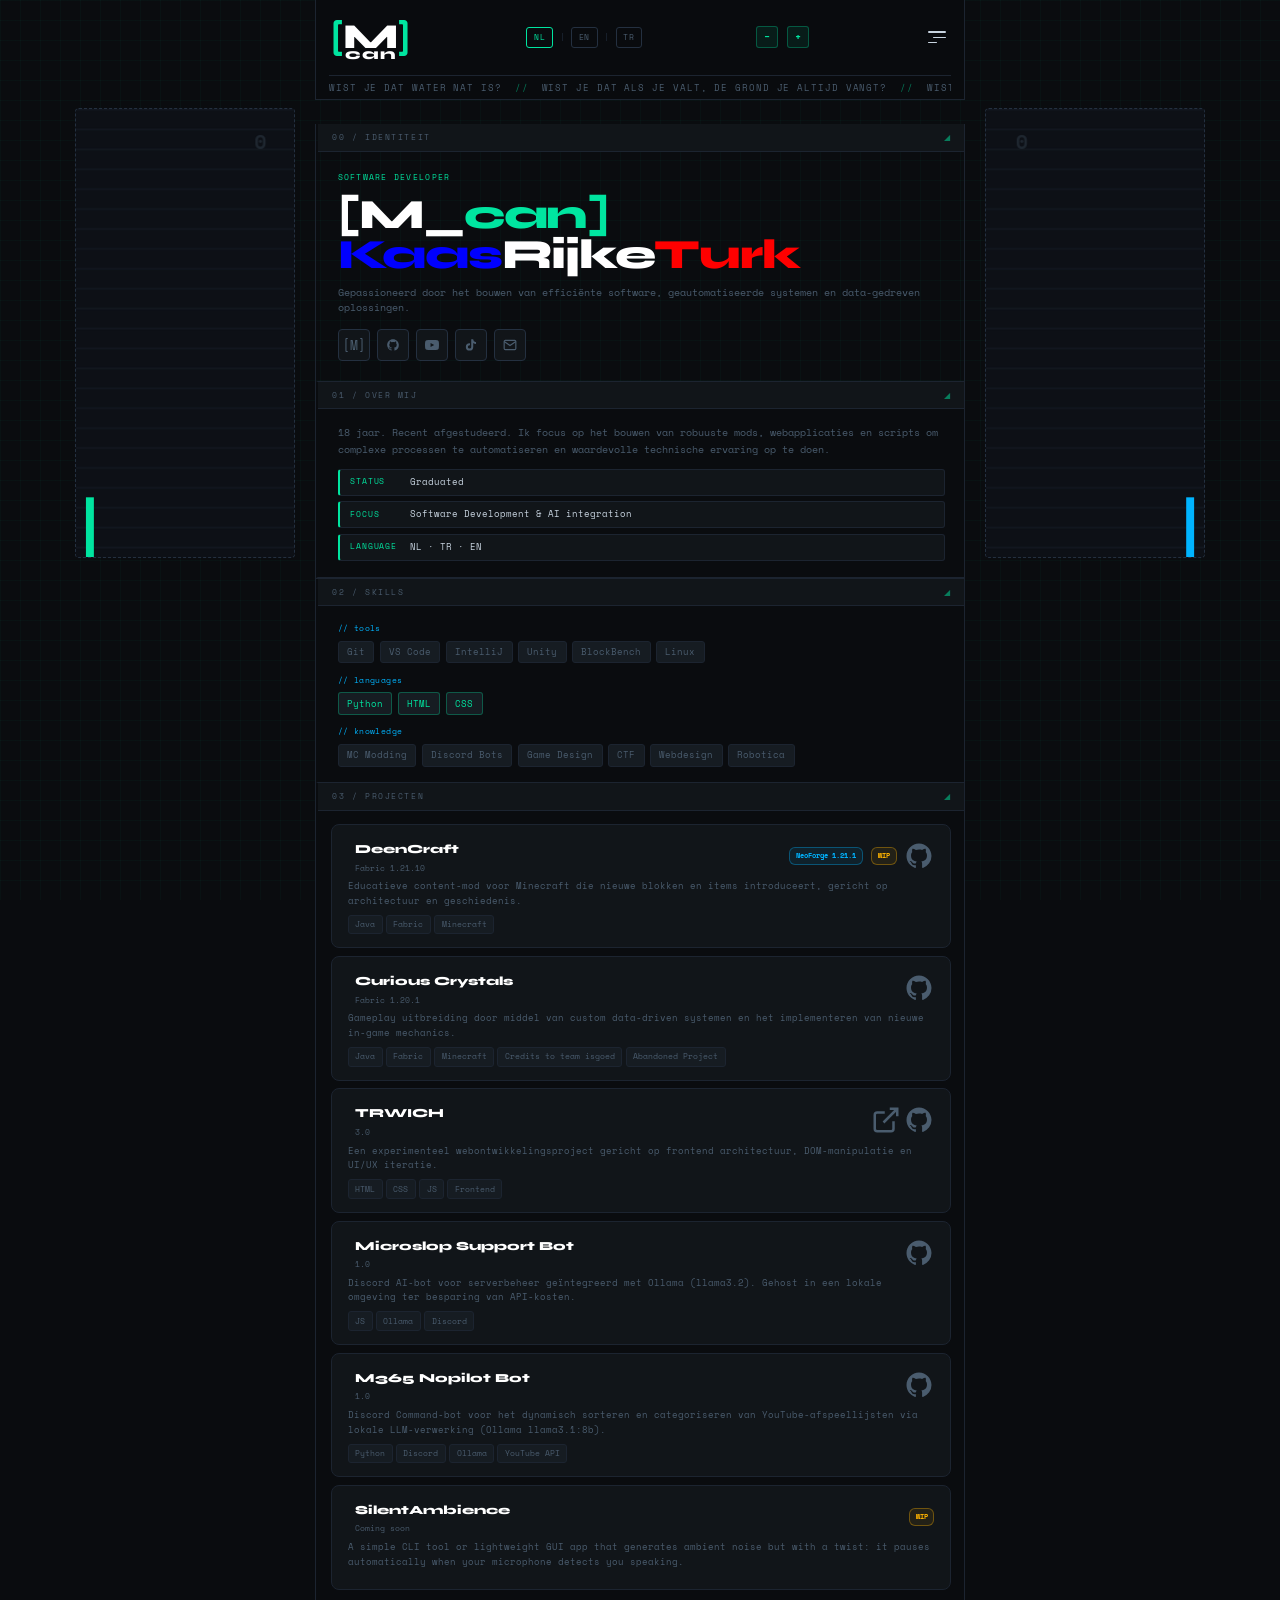
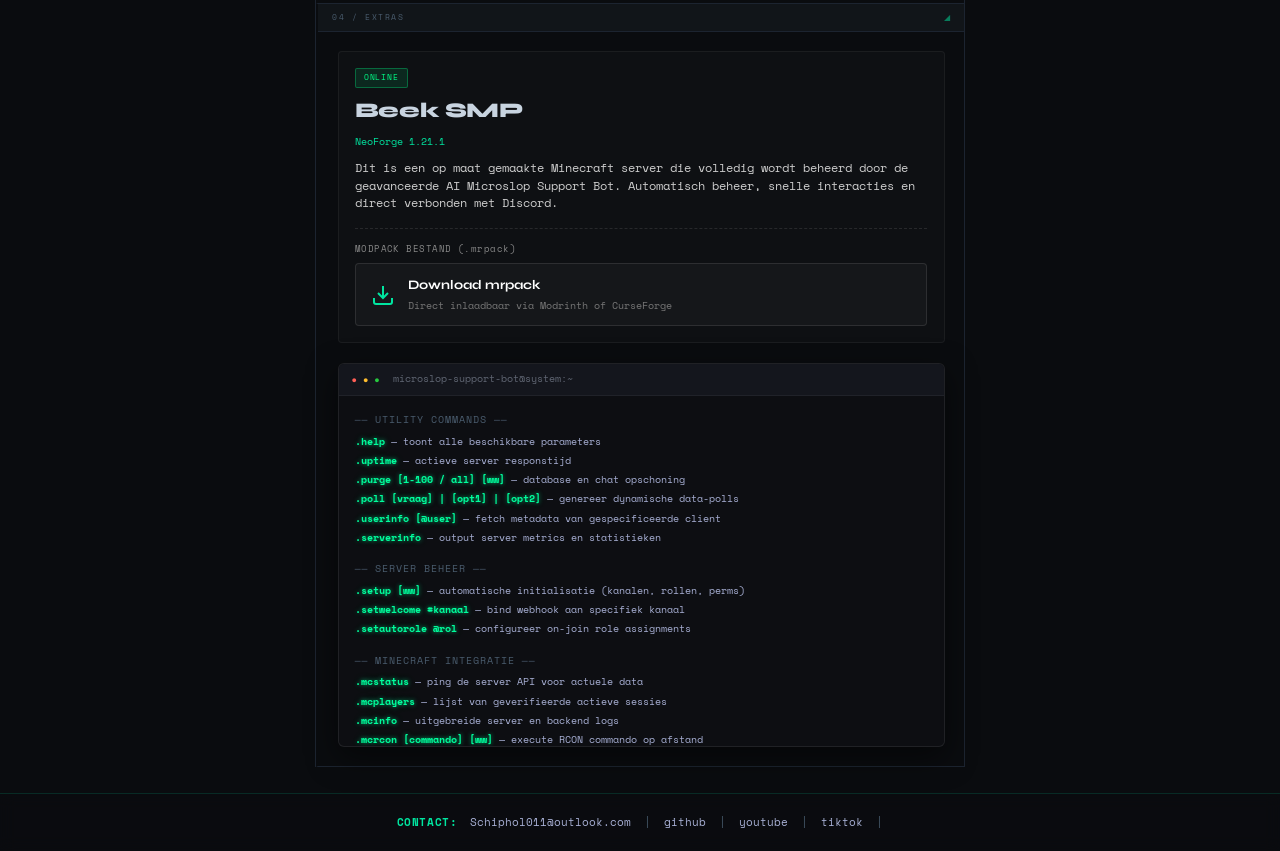
<file: index.html>
<html lang="nl">
<head>
  <meta charset="UTF-8" />
  <meta name="viewport" content="width=device-width, initial-scale=1.0"/>
  <title>[Mcan]</title>
  <link rel="stylesheet" href="style.css" />
  <link href="https://fonts.googleapis.com/css2?family=Space+Mono:ital,wght@0,400;0,700;1,400&family=Syne:wght@400;600;800&display=swap" rel="stylesheet"/>
</head>
<body>

  <div class="dna-bg" aria-hidden="true">
    <canvas id="dna-canvas"></canvas>
  </div>

  <div class="scanlines" aria-hidden="true"></div>

  <nav>
    <div class="nav-top">
      <span class="nav-logo">
        <span class="logo-main">
          <span class="logo-bracket">[</span>
          <span class="logo-block">
            <span class="logo-big">M</span>
            <span class="logo-bottom">can</span>
          </span>
          <span class="logo-bracket">]</span>
        </span>
        <span class="nav-tagline">ANALYSE<span class="accent">.</span> CREATE<span class="accent">.</span> PLAY<span class="accent">.</span></span>
      </span>

       <div class="lang-switcher">
            <button class="lang-btn active" data-lang="nl">NL</button>
            <span class="lang-sep">|</span>
            <button class="lang-btn" data-lang="en">EN</button>
            <span class="lang-sep">|</span>
            <button class="lang-btn" data-lang="tr">TR</button>
          </div>
       <div class="zoom-controls">
            <button id="zoom-out" class="zoom-btn" aria-label="Tekst verkleinen">−</button>
            <button id="zoom-in" class="zoom-btn" aria-label="Tekst vergroten">+</button>
          </div>
            <button class="hamburger" aria-label="Menu openen" aria-expanded="false">
        <div class="ham-inner">
          <span class="ham-line ham-line--top"></span>
          <span class="ham-line ham-line--mid"></span>
          <span class="ham-line ham-line--bot"></span>
        </div>
      </button>
    </div>


    
    <div class="nav-marquee">
      <div class="marquee-track">
        <span>Wist je dat water nat is?</span><span class="accent">//</span>
        <span>Wist je dat als je valt, de grond je altijd vangt?</span><span class="accent">//</span>
        <span>Wist je dat je met je benen kunt lopen als je ze beweegt?</span><span class="accent">//</span>
        <span>Wist je dat als je hard rent, je sneller bent dan wanneer je langzaam loopt?</span><span class="accent">//</span>
        <span>Wist je dat een steen zwaar is, tenzij hij klein is?</span><span class="accent">//</span>
        <span>Wist je dat als je stopt met ademen, je dood gaat?</span><span class="accent">//</span>
        <span>Wist je dat als je een trap op loopt, je hoger komt dan toen je begon?</span><span class="accent">//</span>
        <span>Wist je dat water dat je niet drinkt, gewoon nat blijft?</span><span class="accent">//</span>
        <span>Wist je dat als je praat, er geluid uit je mond komt?</span><span class="accent">//</span>
        <span>Wist je dat een gat in de grond eigenlijk een afwezigheid van grond is?</span><span class="accent">//</span>
        <span>Wist je dat 6 bang is voor 7?</span><span class="accent">//</span>
        <span>Wist je dat, dat je wist?</span><span class="accent">//</span>
        <span>Wist je dat water nat is?</span><span class="accent">//</span>
        <span>Wist je dat als je valt, de grond je altijd vangt?</span><span class="accent">//</span>
        <span>Wist je dat je met je benen kunt lopen als je ze beweegt?</span><span class="accent">//</span>
        <span>Wist je dat als je hard rent, je sneller bent dan wanneer je langzaam loopt?</span><span class="accent">//</span>
        <span>Wist je dat een steen zwaar is, tenzij hij klein is?</span><span class="accent">//</span>
        <span>Wist je dat als je stopt met ademen, je dood gaat?</span><span class="accent">//</span>
        <span>Wist je dat als je een trap op loopt, je hoger komt dan toen je begon?</span><span class="accent">//</span>
        <span>Wist je dat water dat je niet drinkt, gewoon nat blijft?</span><span class="accent">//</span>
        <span>Wist je dat als je praat, er geluid uit je mond komt?</span><span class="accent">//</span>
        <span>Wist je dat een gat in de grond eigenlijk een afwezigheid van grond is?</span><span class="accent">//</span>
        <span>Wist je dat 6 bang is voor 7?</span><span class="accent">//</span>
        <span>Wist je dat, dat je wist?</span><span class="accent">//</span>
      </div>
    </div>
  </nav>
<nav class="mobile-nav" aria-hidden="true">
  <div class="mobile-nav__backdrop"></div>
  <div class="mobile-nav__panel">
    <ul>
      <li><a href="#over"      data-idx="01">over</a></li>
      <li><a href="#skills"    data-idx="02">skills</a></li>
      <li><a href="#projecten" data-idx="03">projecten</a></li>
      <li><a href="#extras"    data-idx="04">extras</a></li>
      <li><a href="#contact"   data-idx="05">contact</a></li>
    </ul>
  </div>
</nav>

  <main class="dashboard">

    <section class="panel panel-hero" id="hero">
      <div class="panel-header">
        <span class="panel-label">00 / identiteit</span>
        <span class="panel-corner">◢</span>
      </div>
      <div class="hero-inner">
        <p class="hero-sup">SOFTWARE DEVELOPER</p>
<h1>
  <span class="glitch" style="color: #ffffff;" data-text="[M_">[M_</span><span class="glitch" style="color: var(--accent);" data-text="can]">can]</span>
  
  <br/>
  
  <span class="glitch" style="color: blue;" data-text="Kaas">Kaas</span><span class="glitch" style="color: #ffffff;" data-text="Rijke">Rijke</span><span class="glitch" style="color: #ff0000;" data-text="Turk">Turk</span>
</h1>
        <p class="hero-sub">Gepassioneerd door het bouwen van efficiënte software, geautomatiseerde systemen en data-gedreven oplossingen.</p>
     
        <div class="hero-socials">
          <a href="https://kaasrijketurk.github.io/Mhub/" target="_blank" title="Mhub">
            <span class="icon-placeholder">[M]</span>
          </a>
          <a href="https://github.com/KaasRijkeTurk" target="_blank" title="GitHub">
            <svg viewBox="0 0 24 24" fill="currentColor"><path d="M12 2C6.477 2 2 6.484 2 12.017c0 4.425 2.865 8.18 6.839 9.504.5.092.682-.217.682-.483 0-.237-.008-.868-.013-1.703-2.782.605-3.369-1.343-3.369-1.343-.454-1.158-1.11-1.466-1.11-1.466-.908-.62.069-.608.069-.608 1.003.07 1.531 1.032 1.531 1.032.892 1.53 2.341 1.088 2.91.832.092-.647.35-1.088.636-1.338-2.22-.253-4.555-1.113-4.555-4.951 0-1.093.39-1.988 1.029-2.688-.103-.253-.446-1.272.098-2.65 0 0 .84-.27 2.75 1.026A9.564 9.564 0 0112 6.844c.85.004 1.705.115 2.504.337 1.909-1.296 2.747-1.027 2.747-1.027.546 1.379.202 2.398.1 2.651.64.7 1.028 1.595 1.028 2.688 0 3.848-2.339 4.695-4.566 4.943.359.309.678.92.678 1.855 0 1.338-.012 2.419-.012 2.747 0 .268.18.58.688.482A10.019 10.019 0 0022 12.017C22 6.484 17.522 2 12 2z"/></svg>
          </a>
          <a href="https://www.youtube.com/@DawahSimplified" target="_blank" title="YouTube">
            <svg viewBox="0 0 24 24" fill="currentColor"><path d="M23.498 6.186a3.016 3.016 0 00-2.122-2.136C19.505 3.545 12 3.545 12 3.545s-7.505 0-9.377.505A3.017 3.017 0 00.502 6.186C0 8.07 0 12 0 12s0 3.93.502 5.814a3.016 3.016 0 002.122 2.136c1.871.505 9.376.505 9.376.505s7.505 0 9.377-.505a3.015 3.015 0 002.122-2.136C24 15.93 24 12 24 12s0-3.93-.502-5.814zM9.545 15.568V8.432L15.818 12l-6.273 3.568z"/></svg>
          </a>
          <a href="https://www.tiktok.com/@kaasrijketurk" target="_blank" title="TikTok">
            <svg viewBox="0 0 24 24" fill="currentColor"><path d="M19.59 6.69a4.83 4.83 0 01-3.77-4.25V2h-3.45v13.67a2.89 2.89 0 01-2.88 2.5 2.89 2.89 0 01-2.89-2.89 2.89 2.89 0 012.89-2.89c.28 0 .54.04.79.1V9.01a6.33 6.33 0 00-.79-.05 6.34 6.34 0 00-6.34 6.34 6.34 6.34 0 006.34 6.34 6.34 6.34 0 006.33-6.34V8.69a8.18 8.18 0 004.78 1.52V6.75a4.85 4.85 0 01-1.01-.06z"/></svg>
          </a>
          <a href="mailto:Schiphol011@outlook.com" title="Email">
            <svg viewBox="0 0 24 24" fill="none" stroke="currentColor" stroke-width="2"><path d="M4 4h16c1.1 0 2 .9 2 2v12c0 1.1-.9 2-2 2H4c-1.1 0-2-.9-2-2V6c0-1.1.9-2 2-2z"/><polyline points="22,6 12,13 2,6"/></svg>
          </a>
        </div>
        
      </div>
    </section>

    <div class="panel-col-mid">

      <section class="panel panel-over" id="over">
        <div class="panel-header">
          <span class="panel-label">01 / over mij</span>
          <span class="panel-corner">◢</span>
        </div>
        <div class="over-inner">
          <p class="over-bio">18 jaar. Recent afgestudeerd. Ik focus op het bouwen van robuuste mods, webapplicaties en scripts om complexe processen te automatiseren en <span class="accent">waardevolle technische ervaring</span> op te doen.</p>
          <div class="over-stats">
            <div class="stat-chip"><span class="chip-key">STATUS</span><span class="chip-val">Graduated</span></div>
            <div class="stat-chip"><span class="chip-key">FOCUS</span><span class="chip-val">Software Development & AI integration</span></div>
            <div class="stat-chip"><span class="chip-key">LANGUAGE</span><span class="chip-val">NL · TR · EN</span></div>
          </div>
        </div>
      </section>

      <section class="panel panel-skills" id="skills">
        <div class="panel-header">
          <span class="panel-label">02 / skills</span>
          <span class="panel-corner">◢</span>
        </div>
        <div class="skills-inner">
          <div class="skill-row">
            <span class="skill-cat">// tools</span>
            <div class="tags">
              <span class="tag">Git</span><span class="tag">VS Code</span><span class="tag">IntelliJ</span><span class="tag">Unity</span><span class="tag">BlockBench</span><span class="tag">Linux</span>
            </div>
          </div>
          <div class="skill-row">
            <span class="skill-cat">// languages</span>
            <div class="tags">
              <span class="tag accent-tag">Python</span><span class="tag accent-tag">HTML</span><span class="tag accent-tag">CSS</span>
            </div>
          </div>
          <div class="skill-row">
            <span class="skill-cat">// knowledge</span>
            <div class="tags">
              <span class="tag">MC Modding</span><span class="tag">Discord Bots</span><span class="tag">Game Design</span><span class="tag">CTF</span><span class="tag">Webdesign</span><span class="tag">Robotica</span>
            </div>
          </div>
        </div>
      </section>

    </div>

    <section class="panel panel-projects" id="projecten">
      <div class="panel-header">
        <span class="panel-label">03 / projecten</span>
        <span class="panel-corner">◢</span>
      </div>
      <div class="proj-list">

        <article class="proj-card">
          <div class="proj-top">
            <span class="proj-icon"></span>
            <div class="proj-meta">
              <h3>DeenCraft</h3>
              <span class="proj-version">Fabric 1.21.10</span>
            </div>
               <span class="wip-badge soon">NeoForge 1.21.1</span>
            <span class="wip-badge">WIP</span>
            
            <a href="https://github.com/KaasRijkeTurk/DeenCraft" target="_blank" class="proj-link" title="GitHub">
              <svg viewBox="0 0 24 24" fill="currentColor"><path d="M12 2C6.477 2 2 6.484 2 12.017c0 4.425 2.865 8.18 6.839 9.504.5.092.682-.217.682-.483 0-.237-.008-.868-.013-1.703-2.782.605-3.369-1.343-3.369-1.343-.454-1.158-1.11-1.466-1.11-1.466-.908-.62.069-.608.069-.608 1.003.07 1.531 1.032 1.531 1.032.892 1.53 2.341 1.088 2.91.832.092-.647.35-1.088.636-1.338-2.22-.253-4.555-1.113-4.555-4.951 0-1.093.39-1.988 1.029-2.688-.103-.253-.446-1.272.098-2.65 0 0 .84-.27 2.75 1.026A9.564 9.564 0 0112 6.844c.85.004 1.705.115 2.504.337 1.909-1.296 2.747-1.027 2.747-1.027.546 1.379.202 2.398.1 2.651.64.7 1.028 1.595 1.028 2.688 0 3.848-2.339 4.695-4.566 4.943.359.309.678.92.678 1.855 0 1.338-.012 2.419-.012 2.747 0 .268.18.58.688.482A10.019 10.019 0 0022 12.017C22 6.484 17.522 2 12 2z"/></svg>
            </a>
          </div>
          <p>Educatieve content-mod voor Minecraft die nieuwe blokken en items introduceert, gericht op architectuur en geschiedenis.</p>
          <div class="proj-tags"><span class="tag sm">Java</span><span class="tag sm">Fabric</span><span class="tag sm">Minecraft</span></div>
        </article>
        

        <article class="proj-card">
          <div class="proj-top">
            <span class="proj-icon"></span>
            <div class="proj-meta">
              <h3>Curious Crystals</h3>
              <span class="proj-version">Fabric 1.20.1</span>
            </div>
            <a href="https://github.com/KaasRijkeTurk/Curious-Crystals" target="_blank" class="proj-link" title="GitHub">
              <svg viewBox="0 0 24 24" fill="currentColor"><path d="M12 2C6.477 2 2 6.484 2 12.017c0 4.425 2.865 8.18 6.839 9.504.5.092.682-.217.682-.483 0-.237-.008-.868-.013-1.703-2.782.605-3.369-1.343-3.369-1.343-.454-1.158-1.11-1.466-1.11-1.466-.908-.62.069-.608.069-.608 1.003.07 1.531 1.032 1.531 1.032.892 1.53 2.341 1.088 2.91.832.092-.647.35-1.088.636-1.338-2.22-.253-4.555-1.113-4.555-4.951 0-1.093.39-1.988 1.029-2.688-.103-.253-.446-1.272.098-2.65 0 0 .84-.27 2.75 1.026A9.564 9.564 0 0112 6.844c.85.004 1.705.115 2.504.337 1.909-1.296 2.747-1.027 2.747-1.027.546 1.379.202 2.398.1 2.651.64.7 1.028 1.595 1.028 2.688 0 3.848-2.339 4.695-4.566 4.943.359.309.678.92.678 1.855 0 1.338-.012 2.419-.012 2.747 0 .268.18.58.688.482A10.019 10.019 0 0022 12.017C22 6.484 17.522 2 12 2z"/></svg>
            </a>
          </div>
          <p>Gameplay uitbreiding door middel van custom data-driven systemen en het implementeren van nieuwe in-game mechanics.</p>
          <div class="proj-tags"><span class="tag sm">Java</span><span class="tag sm">Fabric</span><span class="tag sm">Minecraft</span><span class="tag sm">Credits to team isgoed</span><span class="tag sm">Abandoned Project</span></div>
        </article>

        <article class="proj-card">
          <div class="proj-top">
            <span class="proj-icon"></span>
            <div class="proj-meta">
              <h3>TRWICH</h3>
              <span class="proj-version">3.0</span>
            </div>
            <div style="display:flex;gap:0.3rem;">
              <a href="https://kaasrijketurk.github.io/Turkwich/" target="_blank" class="proj-link" title="Live">
                <svg viewBox="0 0 24 24" fill="none" stroke="currentColor" stroke-width="2"><path d="M18 13v6a2 2 0 01-2 2H5a2 2 0 01-2-2V8a2 2 0 012-2h6M15 3h6v6M10 14L21 3"/></svg>
              </a>
              <a href="https://github.com/kaasrijketurk/Turkwich" target="_blank" class="proj-link" title="GitHub">
                <svg viewBox="0 0 24 24" fill="currentColor"><path d="M12 2C6.477 2 2 6.484 2 12.017c0 4.425 2.865 8.18 6.839 9.504.5.092.682-.217.682-.483 0-.237-.008-.868-.013-1.703-2.782.605-3.369-1.343-3.369-1.343-.454-1.158-1.11-1.466-1.11-1.466-.908-.62.069-.608.069-.608 1.003.07 1.531 1.032 1.531 1.032.892 1.53 2.341 1.088 2.91.832.092-.647.35-1.088.636-1.338-2.22-.253-4.555-1.113-4.555-4.951 0-1.093.39-1.988 1.029-2.688-.103-.253-.446-1.272.098-2.65 0 0 .84-.27 2.75 1.026A9.564 9.564 0 0112 6.844c.85.004 1.705.115 2.504.337 1.909-1.296 2.747-1.027 2.747-1.027.546 1.379.202 2.398.1 2.651.64.7 1.028 1.595 1.028 2.688 0 3.848-2.339 4.695-4.566 4.943.359.309.678.92.678 1.855 0 1.338-.012 2.419-.012 2.747 0 .268.18.58.688.482A10.019 10.019 0 0022 12.017C22 6.484 17.522 2 12 2z"/></svg>
              </a>
            </div>
          </div>
          <p>Een experimenteel webontwikkelingsproject gericht op frontend architectuur, DOM-manipulatie en UI/UX iteratie.</p>
          <div class="proj-tags"><span class="tag sm">HTML</span><span class="tag sm">CSS</span><span class="tag sm">JS</span><span class="tag sm">Frontend</span></div>
        </article>

          <article class="proj-card">
          <div class="proj-top">
            <span class="proj-icon"></span>
            <div class="proj-meta">
              <h3>Microslop Support Bot</h3>
              <span class="proj-version">1.0</span>
            </div>
            <div style="display:flex;gap:0.3rem;">
            
              <a href="https://github.com/KaasRijkeTurk/Microslop-Support" target="_blank" class="proj-link" title="GitHub">
                <svg viewBox="0 0 24 24" fill="currentColor"><path d="M12 2C6.477 2 2 6.484 2 12.017c0 4.425 2.865 8.18 6.839 9.504.5.092.682-.217.682-.483 0-.237-.008-.868-.013-1.703-2.782.605-3.369-1.343-3.369-1.343-.454-1.158-1.11-1.466-1.11-1.466-.908-.62.069-.608.069-.608 1.003.07 1.531 1.032 1.531 1.032.892 1.53 2.341 1.088 2.91.832.092-.647.35-1.088.636-1.338-2.22-.253-4.555-1.113-4.555-4.951 0-1.093.39-1.988 1.029-2.688-.103-.253-.446-1.272.098-2.65 0 0 .84-.27 2.75 1.026A9.564 9.564 0 0112 6.844c.85.004 1.705.115 2.504.337 1.909-1.296 2.747-1.027 2.747-1.027.546 1.379.202 2.398.1 2.651.64.7 1.028 1.595 1.028 2.688 0 3.848-2.339 4.695-4.566 4.943.359.309.678.92.678 1.855 0 1.338-.012 2.419-.012 2.747 0 .268.18.58.688.482A10.019 10.019 0 0022 12.017C22 6.484 17.522 2 12 2z"/></svg>
              </a>
            </div>
          </div>
          <p>Discord AI-bot voor serverbeheer geïntegreerd met Ollama (llama3.2). Gehost in een lokale omgeving ter besparing van API-kosten.</p>
          <div class="proj-tags"><span class="tag sm">JS</span><span class="tag sm">Ollama</span><span class="tag sm">Discord</span></div>
        </article>
        
<article class="proj-card">
  <div class="proj-top">
    <span class="proj-icon"></span>
    <div class="proj-meta">
      <h3>M365 Nopilot Bot</h3>
      <span class="proj-version">1.0</span>
    </div>
   <a href="https://github.com/KaasRijkeTurk/M365-Nopilot" target="_blank" class="proj-link" title="GitHub">
                <svg viewBox="0 0 24 24" fill="currentColor"><path d="M12 2C6.477 2 2 6.484 2 12.017c0 4.425 2.865 8.18 6.839 9.504.5.092.682-.217.682-.483 0-.237-.008-.868-.013-1.703-2.782.605-3.369-1.343-3.369-1.343-.454-1.158-1.11-1.466-1.11-1.466-.908-.62.069-.608.069-.608 1.003.07 1.531 1.032 1.531 1.032.892 1.53 2.341 1.088 2.91.832.092-.647.35-1.088.636-1.338-2.22-.253-4.555-1.113-4.555-4.951 0-1.093.39-1.988 1.029-2.688-.103-.253-.446-1.272.098-2.65 0 0 .84-.27 2.75 1.026A9.564 9.564 0 0112 6.844c.85.004 1.705.115 2.504.337 1.909-1.296 2.747-1.027 2.747-1.027.546 1.379.202 2.398.1 2.651.64.7 1.028 1.595 1.028 2.688 0 3.848-2.339 4.695-4.566 4.943.359.309.678.92.678 1.855 0 1.338-.012 2.419-.012 2.747 0 .268.18.58.688.482A10.019 10.019 0 0022 12.017C22 6.484 17.522 2 12 2z"/></svg>
              </a>
  </div>
  <p>Discord Command-bot voor het dynamisch sorteren en categoriseren van YouTube-afspeellijsten via lokale LLM-verwerking (Ollama llama3.1:8b).</p>
  <div class="proj-tags">
    <span class="tag sm">Python</span>
    <span class="tag sm">Discord</span>
    <span class="tag sm">Ollama</span>
    <span class="tag sm">YouTube API</span>
  </div>
</article>
<article class="proj-card">
  <div class="proj-top">
    <span class="proj-icon"></span>
    <div class="proj-meta">
      <h3>SilentAmbience</h3>
      <span class="proj-version">Coming soon</span>
    </div>
              <span class="wip-badge">WIP</span>
            
  </div>
  <p>A simple CLI tool or lightweight GUI app that generates ambient noise but with a twist: it pauses automatically when your microphone detects you speaking.</p>
  <div class="proj-tags">  
  </div>
</article>



      </div>
    </section>

    <section class="panel panel-extras" id="extras">
      <div class="panel-header">
        <span class="panel-label">04 / extras</span>
        <span class="panel-corner">◢</span>
      </div>
      <div class="extras-inner">
        
        <div class="server-info-box">
          <div class="server-title-row">
            <span class="server-status-pill">ONLINE</span>
            <h2>Beek SMP</h2>
            <span class="server-badge">NeoForge 1.21.1</span>
          </div>
          <p class="server-description">
            Dit is een op maat gemaakte Minecraft server die volledig wordt beheerd door de geavanceerde AI Microslop Support Bot. Automatisch beheer, snelle interacties en direct verbonden met Discord.
          </p>
          
          <div class="download-container">
            <div class="download-label">MODPACK BESTAND (.mrpack)</div>
            <a href="Beek SMP.mrpack" download class="btn-download">
              <svg class="download-icon" viewBox="0 0 24 24" fill="none" stroke="currentColor" stroke-width="2">
                <path d="M21 15v4a2 2 0 01-2 2H5a2 2 0 01-2-2v-4M7 10l5 5 5-5M12 15V3"/>
              </svg>
              <div class="btn-text">
                <span class="btn-title">Download mrpack</span>
                <span class="btn-subtext">Direct inlaadbaar via Modrinth of CurseForge</span>
              </div>
            </a>
          </div>
        </div>

        <div class="terminal-window">
          <div class="terminal-header">
            <div class="terminal-dots">
              <span class="dot text-red">●</span>
              <span class="dot text-yellow">●</span>
              <span class="dot text-green">●</span>
            </div>
            <span class="terminal-title">microslop-support-bot@system:~</span>
          </div>
          <div class="terminal-body font-mono">
            
            <div class="cmd-section">
              <div class="cmd-header">── utility commands ──</div>
              <div class="cmd-line"><span class="cmd">.help</span> — toont alle beschikbare parameters</div>
              <div class="cmd-line"><span class="cmd">.uptime</span> — actieve server responstijd</div>
              <div class="cmd-line"><span class="cmd">.purge [1-100 / all] [ww]</span> — database en chat opschoning</div>
              <div class="cmd-line"><span class="cmd">.poll [vraag] | [opt1] | [opt2]</span> — genereer dynamische data-polls</div>
              <div class="cmd-line"><span class="cmd">.userinfo [@user]</span> — fetch metadata van gespecificeerde client</div>
              <div class="cmd-line"><span class="cmd">.serverinfo</span> — output server metrics en statistieken</div>
            </div>

            <div class="cmd-section">
              <div class="cmd-header">── server beheer ──</div>
              <div class="cmd-line"><span class="cmd">.setup [ww]</span> — automatische initialisatie (kanalen, rollen, perms)</div>
              <div class="cmd-line"><span class="cmd">.setwelcome #kanaal</span> — bind webhook aan specifiek kanaal</div>
              <div class="cmd-line"><span class="cmd">.setautorole @rol</span> — configureer on-join role assignments</div>
            </div>

            <div class="cmd-section">
              <div class="cmd-header">── minecraft integratie ──</div>
              <div class="cmd-line"><span class="cmd">.mcstatus</span> — ping de server API voor actuele data</div>
              <div class="cmd-line"><span class="cmd">.mcplayers</span> — lijst van geverifieerde actieve sessies</div>
              <div class="cmd-line"><span class="cmd">.mcinfo</span> — uitgebreide server en backend logs</div>
              <div class="cmd-line"><span class="cmd">.mcrcon [commando] [ww]</span> — execute RCON commando op afstand</div>
            </div>

          </div>
        </div>

      </div>
    </section>

  </main>

  <footer class="contact-bar" id="contact">
    <span class="contact-label">contact<span class="accent">:</span></span>
    <a href="mailto:tothinkornottothink@hotmail.com">Schiphol011@outlook.com</a>
    <span class="bar-sep">|</span>
    <a href="https://github.com/KaasRijkeTurk" target="_blank">github</a>
    <span class="bar-sep">|</span>
    <a href="https://www.youtube.com/@DawahSimplified" target="_blank">youtube</a>
    <span class="bar-sep">|</span>
    <a href="https://www.tiktok.com/@kaasrijketurk" target="_blank">tiktok</a>
    <span class="bar-sep">|</span>
  </footer>
<div class="side-game left-game">
  <canvas id="pong-left"></canvas>
</div>
<div class="side-game right-game">
  <canvas id="pong-right"></canvas>
</div>
  <script src="script.js"></script>
</body>
</html>
</file>
<file: style.css>
/* ============================================
   CSS VARIABLES & RESET
   ============================================ */
:root {
  --bg: #0a0c0f;
  --bg2: #0d1016;
  --surface: #111519;
  --surface2: #161c22;
  --border: #1c2430;
  --border2: #243040;
  --text: #c8d4e0;
  --text-muted: #4a5c6e;
  --accent: #00e5a0;
  --accent2: #00b4ff;
  --warn: #ffb400;
  --font-mono: 'Space Mono', monospace;
  --font-display: 'Syne', sans-serif;
  --nav-h: 100px;
}

*, *::before, *::after { 
  box-sizing: border-box; 
  margin: 0; 
  padding: 0; 
}

html, body {
  min-height: 100%;
  overflow-y: auto;
  background: var(--bg);
  color: var(--text);
  font-family: var(--font-mono);
  font-size: 13px;
  line-height: 1.6;
}

a { color: inherit; text-decoration: none; }
ul { list-style: none; }

/* ============================================
   DNA BACKGROUND & OVERLAYS
   ============================================ */
/* 1. Het DNA-canvas staat vast op de achtergrond */
.dna-bg {
  position: fixed;
  top: 0;
  left: 0;
  width: 100%;
  height: 100%;
  z-index: -2;
}
#dna-canvas { width: 100%; height: 100%; }

.scanlines {
  position: fixed;
  inset: 0;
  z-index: 1;
  pointer-events: none;
  background-image: 
    linear-gradient(rgba(0, 229, 160, 0.03) 1px, transparent 1px),
    linear-gradient(90deg, rgba(0, 229, 160, 0.03) 1px, transparent 1px);
  background-size: 20px 20px;
}

/* ============================================
   NAVBAR (OOGVRIENDELIJK GECENTREERD)
   ============================================ */
nav {
  position: fixed;
  width: 100%;
  max-width: min(650px, calc(100vw - 2rem));
  left: 50%;
  transform: translateX(-50%);
  top: 0;
  height: auto;
  min-height: var(--nav-h);
  z-index: 160;
  background: rgba(10, 12, 15, 0.96);
  backdrop-filter: blur(12px);
  display: flex;
  flex-direction: column;
  justify-content: space-between;
  padding: 0 1rem;
  border-bottom: 1px solid var(--border);
  border-left: 1px solid var(--border);
  border-right: 1px solid var(--border);
}

.dashboard {
  position: relative;
  margin: calc(var(--nav-h) + 24px) auto 2rem auto;
  width: 100%;
  max-width: min(650px, calc(100vw - 2rem));
  z-index: 10;
  display: flex;
  flex-direction: column;
  gap: 0;
  background: transparent;
  border-left: 1px solid var(--border);
  border-right: 1px solid var(--border);
}

.panel-col-mid {
  display: flex;
  flex-direction: column;
  gap: 1px;
  background: var(--border);
}


.nav-top {
  flex: 1;
  display: flex;
  align-items: center;
  justify-content: space-between;
  padding: 0;
  flex-wrap: nowrap;
  min-width: 0;
  gap: 0.5rem;
}

.nav-center-controls {
  flex: 1;
  display: flex;
  flex-direction: column;
  align-items: center;
  justify-content: center;
  gap: 0.4rem;
  min-width: 0;
}

/* Hamburger rechts, onafhankelijk */
.nav-top > .hamburger {
  flex-shrink: 0;
}

/* ============================================
   NAV CONTROLS (RIGHT SIDE)
   ============================================ */
.nav-controls {
  display: flex;
  align-items: center;
  gap: 0.6rem;
  flex-shrink: 0;
}

.nav-controls-row {
  display: flex;
  align-items: center;
  gap: 2rem;
}

/* ============================================
   VERSION SWITCHER (COMPACT)
   ============================================ */
.version-switcher {
  display: flex;
  align-items: center;
  gap: 1rem;
  background: var(--surface2);
  border: 1px solid var(--border);
  border-radius: 190px;
  height: 2rem;
  padding: -1px 0.3rem;
}

.version-switcher .v-btn {
  padding: 0.15rem 0.35rem;
  color: var(--text-muted);
  background: transparent;
  border: none;
  transition: all 0.2s ease;
  text-decoration: none;
  font-size: 0.55rem;
  font-family: var(--font-mono);
  letter-spacing: 0.05em;
  border-radius: 190px;
  white-space: nowrap;
}

.version-switcher .v-btn:hover {
  color: var(--accent2);
  background: rgba(0, 180, 255, 0.08);
}

.version-switcher .v-btn.active {
  color: #000;
  background: var(--accent);
  font-weight: bold;
}

/* ============================================
   NAV LOGO
   ============================================ */

.nav-logo {
  display: flex;
  flex-direction: column;
  align-items: flex-start;
  line-height: 1;
  flex-shrink: 0;
  min-width: 0;
}

.logo-main { display: flex; align-items: center; flex-shrink: 0; }

.logo-bracket {
  font-size: 2.8rem;
  font-weight: 900;
  color: var(--accent);
  font-family: var(--font-mono);
  line-height: 1;
  margin: 0 -0.3rem;
}

.logo-block {
  display: flex;
  flex-direction: column;
  align-items: center;
  gap: 0;
  flex-shrink: 0;
}

.logo-big {
  font-size: 2.7rem;
  font-weight: 1000;
  color: #fff;
  font-family: var(--font-display);
  line-height: 0.9;
  margin-top: 7px;
}

.logo-bottom {
  font-size: 1.2rem;
  font-weight: 900;
  color: #fff;
  font-family: var(--font-display);
  line-height: 0.7;
  letter-spacing: 0.05em;
  margin-top: -4px;
}

.nav-tagline,
.nav-status,
nav ul {
  display: none;
}

/* ============================================
   MARQUEE
   ============================================ */
.nav-marquee {
  flex-shrink: 0;
  overflow: hidden;
  line-height: 1.8rem;
  border-top: 1px solid var(--border);
}

.marquee-track {
  display: flex;
  align-items: center;
  gap: 1rem;
  white-space: nowrap;
  animation: marquee 8s linear infinite;
  will-change: transform;
  padding: 0;
  overflow: visible;
}

.marquee-track span {
  font-size: 0.7rem;
  letter-spacing: 0.1em;
  color: var(--text-muted);
  font-family: var(--font-mono);
  text-transform: uppercase;
  flex-shrink: 0;
}

.marquee-track .accent {
  color: var(--accent);
  opacity: 0.5;
}

@keyframes marquee {
  from { transform: translateX(0); }
  to   { transform: translateX(var(--marquee-end)); }
}

/* ============================================
   LANG SWITCHER
   ============================================ */
.lang-switcher {
  display: flex;
  align-items: center;
  gap: 0.5rem;
  position: relative;
  z-index: 300;
  flex-shrink: 0;
}

.lang-btn {
  background: transparent;
  border: 1px solid var(--border2);
  color: var(--text-muted);
  font-family: var(--font-mono);
  font-size: 0.6rem;
  letter-spacing: 0.1em;
  padding: 0.25rem 0.5rem;
  border-radius: 3px;
  cursor: pointer;
  transition: border-color 0.2s, color 0.2s;
}

.lang-btn:hover,
.lang-btn.active {
  border-color: var(--accent);
  color: var(--accent);
}

.lang-sep { font-size: 0.6rem; color: var(--border2); }

/* ============================================
   PANELS BASE CONFIG
   ============================================ */
.panel {
  background: var(--bg);
  display: flex;
  flex-direction: column;
  position: relative;
  min-height: auto;
  border-bottom: 1px solid var(--border);
  border-left: 2px solid transparent;
  transition: border-color 0.3s ease;
  z-index: 1;
}

.panel:hover {
  border-left: 2px solid var(--accent);
}

.panel-header {
  display: flex;
  align-items: center;
  justify-content: space-between;
  padding: 0.55rem 1.1rem;
  background: var(--surface);
  border-bottom: 1px solid var(--border);
  flex-shrink: 0;
}

.panel-label {
  font-size: 0.6rem;
  letter-spacing: 0.2em;
  color: var(--text-muted);
  text-transform: uppercase;
  font-family: var(--font-mono);
}

.panel-corner {
  font-size: 0.6rem;
  color: var(--accent);
  opacity: 0.5;
}

/* ============================================
   HERO PANEL
   ============================================ */
.panel-hero {
  background: var(--bg);
  box-shadow: none;
}

.panel-hero .hero-inner {
  padding: 1.5rem;
  display: flex;
  flex-direction: column;
  gap: 0.8rem;
  flex: 1;
  overflow: hidden;
  background: var(--bg);
}

/* ============================================
   THE OPEN WINDOW: DNA ALLEEN BIJ REVEAL VISIBLE
   ============================================ */
.panel-hero:has(.hero-inner.reveal.visible) {
  background: transparent;
}

.panel-hero .hero-inner.reveal.visible {
  background: transparent;
}

.hero-sup {
  font-size: 0.65rem;
  letter-spacing: 0.15em;
  color: var(--accent);
  text-transform: uppercase;
}

.hero-inner h1 {
  font-family: var(--font-display);
  font-weight: 800;
  font-size: clamp(2rem, 5vw, 3.2rem); 
  line-height: 0.95;
  letter-spacing: -0.03em;
  color: #ffffff;
}

.hero-sub { font-size: 0.75rem; color: var(--text-muted); line-height: 1.6; }

.hero-buttons { display: flex; gap: 0.5rem; flex-wrap: wrap; margin-top: 0.3rem; }

.btn-primary {
  display: inline-block;
  padding: 0.5rem 1.2rem;
  background: var(--accent);
  color: #000;
  font-family: var(--font-mono);
  font-size: 0.68rem;
  font-weight: 700;
  letter-spacing: 0.05em;
  border-radius: 3px;
  transition: transform 0.15s, box-shadow 0.15s;
}
.btn-primary:hover {
  transform: translateY(-1px);
  box-shadow: 0 4px 16px rgba(0,229,160,0.35);
}

.btn-ghost {
  display: inline-flex;
  align-items: center;
  gap: 0.4rem;
  padding: 0.5rem 1.2rem;
  border: 1px solid var(--border2);
  color: var(--text);
  font-family: var(--font-mono);
  font-size: 0.68rem;
  border-radius: 3px;
  transition: border-color 0.15s, color 0.15s;
}
.btn-ghost svg { width: 12px; height: 12px; }
.btn-ghost:hover { border-color: var(--accent); color: var(--accent); }

.hero-socials { display: flex; gap: 0.5rem; margin-top: 0.2rem; flex-wrap: wrap; }
.hero-socials a {
  display: flex; align-items: center; justify-content: center;
  width: 2.5rem; 
  height: 2.5rem;
  border: 1px solid var(--border2);
  border-radius: 4px;
  background: var(--surface);
  color: var(--text-muted);
  transition: border-color 0.15s, color 0.15s, background 0.15s;
}
.hero-socials a:hover {
  border-color: var(--accent);
  color: var(--accent);
  background: rgba(0,229,160,0.06);
}
.hero-socials svg { width: 14px; height: 14px; }

/* ============================================
   CLEAN & TIGHT CYBERPUNK GLITCH EFFECT (ONE-SHOT FLITSER)
   ============================================ */
.glitch {
  position: relative;
  display: inline-block;
  letter-spacing: -0.03em;
}

/* De twee verborgen lagen die de pure cyber-flitsen veroorzaken */
.glitch::before, 
.glitch::after {
  content: attr(data-text);
  position: absolute;
  top: 0;
  left: 0;
  width: 100%;
  height: 100%;
  background: transparent;
  opacity: 0;
}

/* Cyaan/Blauwe glitch laag die door de tekst snijdt */
.glitch::before {
  color: var(--accent2); /* #00b4ff */
  text-shadow: -2px 0 rgba(0, 180, 255, 0.5);
}

/* Diepe neon-groene glitch laag voor extra diepte (GEEN ORANJE) */
.glitch::after {
  color: #00ff9d; /* Felle Matrix groen */
  text-shadow: 2px 0 rgba(0, 255, 157, 0.5);
}

/* HOVER TRIGGERS: Door 'infinite' te verwijderen en te vervangen door 
   '1 forward' flitst de glitch nu exact één keer kort en stopt dan!
*/
.glitch:hover {
  animation: glitch-skew-clean 0.2s cubic-bezier(0.25, 0.46, 0.45, 0.94) 1 forwards;
}

.glitch:hover::before {
  opacity: 1;
  animation: glitch-slice-clean-1 0.18s steps(2, end) 1 forwards;
}

.glitch:hover::after {
  opacity: 1;
  animation: glitch-slice-clean-2 0.18s steps(2, end) 1 forwards;
}

/* ============================================
   SHORT-BURST GLITCH ANIMATIONS (STOPS AUTOMATICALLY)
   ============================================ */

/* Korte, snelle horizontale snede die direct naar een reset (0%) springt */
@keyframes glitch-slice-clean-1 {
  0%   { clip-path: inset(40% 0 30% 0); transform: translate(-3px, -1px) skew(2deg); }
  50%  { clip-path: inset(10% 0 85% 0); transform: translate(2px, 1px) skew(-3deg); }
  90%  { clip-path: inset(85% 0 5% 0); transform: translate(-1px, 2px) skew(1deg); }
  100% { clip-path: inset(0 0 0 0); transform: translate(0, 0) skew(0deg); opacity: 0; }
}

@keyframes glitch-slice-clean-2 {
  0%   { clip-path: inset(70% 0 10% 0); transform: translate(3px, 1px) skew(-2deg); }
  50%  { clip-path: inset(5% 0 75% 0); transform: translate(-2px, -1px) skew(3deg); }
  90%  { clip-path: inset(33% 0 40% 0); transform: translate(1px, -2px) skew(-1deg); }
  100% { clip-path: inset(0 0 0 0); transform: translate(0, 0) skew(0deg); opacity: 0; }
}

/* De subtiele trilling van de basistekst die ook direct herstelt */
@keyframes glitch-skew-clean {
  0%   { transform: skew(-2deg) translateX(-1px); }
  50%  { transform: skew(2deg) translateX(1px); }
  100% { transform: skew(0deg) translateX(0); }
}
/* ============================================
   OVER MIJ PANEL
   ============================================ */
.panel-over .over-inner {
  padding: 1.2rem 1.5rem;
  display: flex;
  flex-direction: column;
  gap: 0.8rem;
  overflow: hidden;
}

.over-bio { font-size: 0.75rem; color: var(--text-muted); line-height: 1.7; }
.over-stats { display: flex; flex-direction: column; gap: 0.4rem; }

.stat-chip {
  display: flex;
  align-items: center;
  gap: 0.8rem;
  padding: 0.4rem 0.8rem;
  background: var(--surface);
  border: 1px solid var(--border);
  border-radius: 3px;
  border-left: 2px solid var(--accent);
  transition: border-color 0.15s;
}
.stat-chip:hover { border-color: var(--accent); }

.chip-key {
  font-size: 0.58rem;
  letter-spacing: 0.12em;
  color: var(--accent);
  text-transform: uppercase;
  min-width: 50px;
}
.chip-val { font-size: 0.72rem; color: var(--text); }

/* ============================================
   SKILLS PANEL
   ============================================ */
.panel-skills .skills-inner {
  padding: 1.2rem 1.5rem;
  display: flex;
  flex-direction: column;
  gap: 0.8rem;
  overflow: hidden;
  flex: 1;
}

.skill-row { display: flex; flex-direction: column; gap: 0.4rem; }
.skill-cat { font-size: 0.65rem; color: var(--accent2); letter-spacing: 0.05em; }
.tags { display: flex; flex-wrap: wrap; gap: 0.4rem; }

.tag {
  display: inline-block;
  padding: 0.25rem 0.65rem;
  background: var(--surface2);
  border: 1px solid var(--border);
  border-radius: 3px;
  font-size: 0.68rem;
  color: var(--text-muted);
  transition: border-color 0.15s, color 0.15s;
  cursor: default;
}
.tag:hover, .tag.sm:hover { border-color: var(--accent); color: var(--accent); }
.tag.sm { padding: 0.18rem 0.5rem; font-size: 0.62rem; }
.tag.accent-tag { border-color: rgba(0,229,160,0.3); color: var(--accent); }

/* ============================================
   EXTRAS PANEL (MINECRAFT)
   ============================================ */
.extras-inner {
  padding: 1.5rem;
  display: flex;
  flex-direction: column;
  gap: 1.5rem;
}

.server-info-box {
  background: rgba(255, 255, 255, 0.02);
  border: 1px solid rgba(255, 255, 255, 0.05);
  padding: 1.25rem;
  border-radius: 4px;
  position: relative;
}

.server-title-row {
  display: flex;
  flex-direction: column;
  gap: 0.5rem;
  margin-bottom: 0.75rem;
}

.server-title-row h2 {
  font-family: 'Syne', sans-serif;
  font-size: 1.6rem;
  font-weight: 800;
  margin: 0;
  letter-spacing: -0.02em;
}

.server-status-pill {
  align-self: flex-start;
  font-size: 0.65rem;
  font-family: var(--font-mono, 'Space Mono', monospace);
  background: rgba(0, 255, 136, 0.1);
  color: #00ff88;
  padding: 2px 8px;
  border: 1px solid rgba(0, 255, 136, 0.3);
  border-radius: 2px;
  letter-spacing: 0.1em;
}

.server-badge {
  align-self: flex-start;
  font-family: var(--font-mono, 'Space Mono', monospace);
  font-size: 0.75rem;
  color: var(--accent, #ff0055);
}

.server-description {
  font-size: 0.9rem;
  line-height: 1.5;
  color: #ccc;
  margin-bottom: 1.25rem;
}

.download-container {
  border-top: 1px dashed rgba(255, 255, 255, 0.1);
  padding-top: 1rem;
}

.download-label {
  font-family: var(--font-mono, 'Space Mono', monospace);
  font-size: 0.7rem;
  color: #888;
  margin-bottom: 0.5rem;
  letter-spacing: 0.05em;
}

.btn-download {
  display: flex;
  align-items: center;
  gap: 1rem;
  background: rgba(255, 255, 255, 0.03);
  border: 1px solid rgba(255, 255, 255, 0.1);
  padding: 0.85rem 1.2rem;
  border-radius: 4px;
  text-decoration: none;
  color: #fff;
  transition: all 0.25s cubic-bezier(0.16, 1, 0.3, 1);
  cursor: pointer;
}

.btn-download:hover {
  background: rgba(255, 0, 85, 0.06);
  border-color: var(--accent, #ff0055);
  transform: translateY(-2px);
  box-shadow: 0 5px 15px rgba(255, 0, 85, 0.1);
}

.download-icon {
  width: 24px;
  height: 24px;
  color: var(--accent, #ff0055);
  flex-shrink: 0;
}

.btn-text {
  display: flex;
  flex-direction: column;
}

.btn-title {
  font-family: 'Syne', sans-serif;
  font-weight: 700;
  font-size: 1rem;
}

.btn-subtext {
  font-size: 0.75rem;
  color: #777;
  margin-top: 2px;
}

.terminal-window {
  background: #0d0e12;
  border: 1px solid rgba(255, 255, 255, 0.08);
  border-radius: 6px;
  overflow: hidden;
  box-shadow: 0 10px 30px rgba(0, 0, 0, 0.5);
}

.terminal-header {
  background: #14161d;
  padding: 0.6rem 1rem;
  display: flex;
  align-items: center;
  border-bottom: 1px solid rgba(255, 255, 255, 0.05);
}

.terminal-dots {
  display: flex;
  gap: 6px;
  margin-right: 1rem;
}

.terminal-dots .dot {
  font-size: 9px;
  line-height: 1;
}

.text-red { color: #ff5f56; }
.text-yellow { color: #ffbd2e; }
.text-green { color: #27c93f; }

.terminal-title {
  font-family: var(--font-mono, 'Space Mono', monospace);
  font-size: 0.75rem;
  color: #626875;
}

.terminal-body {
  padding: 1.25rem;
  max-height: 350px;
  overflow-y: auto;
  font-size: 0.82rem;
  line-height: 1.6;
  color: #a9b1d6;
}

.nav-right ul {
  display: flex;
  gap: 1.5rem;
  list-style: none;
  margin: 0;
  padding: 0;
  align-items: center;
}

.nav-right ul li a {
  font-family: 'Space Mono', monospace;
  font-size: 0.9rem; 
  color: #a9b1d6; 
  text-decoration: none;
  text-transform: lowercase;
  transition: color 0.2s ease, text-shadow 0.2s ease;
}

.nav-right ul li a:hover {
  color: #00ff9d; 
  text-shadow: 0 0 8px rgba(0, 255, 157, 0.5);
}

/* ============================================
   HAMBURGER BUTTON (ALTIJD AAN)
   ============================================ */
.hamburger {
  display: flex;
  align-items: center;
  justify-content: center;
  width: 28px;
  height: 28px;
  background: transparent;
  border: none;
  cursor: pointer;
  z-index: 201;
  position: relative;
  flex-shrink: 0;
  padding: 0;
}

.ham-inner {
  position: relative;
  width: 18px;
  height: 12px;
  display: flex;
  flex-direction: column;
  justify-content: space-between;
}

.ham-line {
  display: block;
  height: 1.5px;
  background: #c8d4e0;
  border-radius: 2px;
  transform-origin: center;
  transition: transform 0.4s cubic-bezier(0.23, 1, 0.32, 1), opacity 0.2s ease, width 0.3s cubic-bezier(0.23, 1, 0.32, 1), background 0.2s ease;
}

.ham-line--top { width: 100%; }
.ham-line--mid { width: 70%; align-self: flex-end; }
.ham-line--bot { width: 50%; }

.hamburger:hover .ham-line { background: var(--accent); }
.hamburger:hover .ham-line--mid { width: 100%; }
.hamburger:hover .ham-line--bot { width: 100%; }

.hamburger.open .ham-line--top { transform: translateY(5.25px) rotate(45deg); background: var(--accent); width: 100%; }
.hamburger.open .ham-line--mid { opacity: 0; width: 0; }
.hamburger.open .ham-line--bot { transform: translateY(-5.25px) rotate(-45deg); background: var(--accent); width: 100%; }

/* ============================================
   MOBILE NAV OVERLAY
   ============================================ */
.mobile-nav {
  position: fixed !important;
  top: 0 !important;
  left: 0 !important;
  width: 100vw !important;
  max-width: 100vw !important;
  height: 100vh !important;
  transform: none !important;
  margin: 0 !important;
  padding: 0 !important;
  z-index: 150;
  pointer-events: none;
  visibility: hidden;
  display: flex;
  align-items: center;
  justify-content: center;
  background: transparent !important;
  border: none !important;
  overflow: visible !important;
}

.mobile-nav.open {
  pointer-events: all;
  visibility: visible;
}

.mobile-nav__backdrop {
  position: absolute; inset: 0;
  background: rgba(10, 12, 15, 0.2);
  backdrop-filter: blur(2px);
  opacity: 0;
  transition: opacity 0.35s ease;
}

.mobile-nav.open .mobile-nav__backdrop { opacity: 1; }

.mobile-nav__panel {
  position: relative;
  z-index: 1;
  width: min(320px, 85vw);
  background: rgba(13, 16, 22, 0.15);
  backdrop-filter: blur(30px);
  border: 1px solid rgba(0, 229, 160, 0.08);
  border-radius: 14px;
  display: flex;
  flex-direction: column;
  align-items: center;
  text-align: center;
  padding: 2.5rem;
  opacity: 0;
  transform: scale(0.95) translateY(-10px);
  transition: transform 0.35s cubic-bezier(0.23, 1, 0.32, 1), opacity 0.35s ease;
}

.mobile-nav.open .mobile-nav__panel { opacity: 1; transform: scale(1) translateY(0); }
.mobile-nav__panel ul { display: flex; flex-direction: column; width: 100%; }
.mobile-nav__panel li { border-bottom: 1px solid rgba(255,255,255,0.06); overflow: hidden; }

.mobile-nav__panel a {
  display: flex; align-items: center; justify-content: center; gap: 0.7rem;
  padding: 1rem 0;
  font-family: var(--font-display);
  font-size: 1.8rem;
  font-weight: 800;
  color: var(--text-muted);
  letter-spacing: -0.02em;
  opacity: 0;
  transform: translateY(10px);
  transition: color 0.2s ease, transform 0.4s cubic-bezier(0.23, 1, 0.32, 1), opacity 0.4s ease;
}

.mobile-nav__panel a::before {
  content: attr(data-idx);
  font-family: var(--font-mono);
  font-size: 0.6rem;
  color: var(--accent);
  letter-spacing: 0.1em;
  opacity: 0.7;
}

.mobile-nav__panel a:hover { color: var(--accent); }
.mobile-nav.open .mobile-nav__panel a { opacity: 1; transform: translateY(0); }

/* ============================================
   PROJECTS PANEL
   ============================================ */
.panel-projects { overflow: hidden; }

.proj-list {
  padding: 1rem;
  display: flex;
  flex-direction: column;
  gap: 0.6rem;
}

.proj-card {
  background: var(--surface);
  border: 1px solid var(--border);
  border-radius: 8px;
  padding: 1rem 1.2rem;
  transition: border-color 0.2s, box-shadow 0.2s, transform 0.2s;
}
.proj-card:hover {
  border-color: var(--accent);
  box-shadow: 0 0 20px rgba(0, 229, 160, 0.07);
  transform: translateY(-1px);
}

.proj-top { display: flex; align-items: center; gap: 0.6rem; margin-bottom: 0.4rem; }
.proj-icon { font-size: 2rem; flex-shrink: 0; line-height: 1; }
.proj-meta { flex: 1; min-width: 0; display: flex; flex-direction: column; gap: 0.1rem; }

.proj-meta h3 {
  font-family: var(--font-display);
  font-size: 0.95rem;
  font-weight: 800;
  color: #fff;
  white-space: nowrap;
  overflow: hidden;
  text-overflow: ellipsis;
  line-height: 1.8;
}

.proj-version { font-size: 0.6rem; color: var(--text-muted); }
.wip-badge {
  font-size: 0.5rem;
  font-weight: 700;
  padding: 0.2rem 0.45rem;
  border-radius: 6px;
  background: rgba(255, 180, 0, 0.08);
  border: 1px solid rgba(255, 180, 0, 0.35);
  color: var(--warn);
}
.wip-badge.soon { background: rgba(0, 180, 255, 0.08); border-color: rgba(0, 180, 255, 0.35); color: var(--accent2); }

.proj-link { display: flex; align-items: center; color: var(--text-muted); }
.proj-link:hover { color: var(--accent); }
.proj-link svg { width: 30px; height: 30px; }
.proj-card p { font-size: 0.68rem; color: var(--text-muted); line-height: 1.65; margin-bottom: 0.5rem; }
.proj-tags { display: flex; gap: 0.25rem; flex-wrap: wrap; }

/* ============================================
   CONTACT BAR UPGRADE
   ============================================ */
.contact-bar {
  display: flex;
  flex-wrap: wrap;
  align-items: center;
  justify-content: center;
  gap: 1rem;
  padding: 1.5rem 2rem;
  background: rgba(10, 12, 15, 0.6);
  backdrop-filter: blur(8px);
  border-top: 1px solid rgba(0, 229, 160, 0.15);
  font-family: 'Space Mono', monospace;
  font-size: 0.85rem;
}

.contact-label {
  color: #00e5a0;
  font-weight: 700;
  text-transform: uppercase;
  letter-spacing: 0.05em;
}

.contact-bar a {
  color: #a9b1d6;
  text-decoration: none;
  transition: color 0.2s ease, text-shadow 0.2s ease;
}

.contact-bar a:hover {
  color: #00ff9d;
  text-shadow: 0 0 8px rgba(0, 255, 157, 0.5);
}

.bar-sep {
  color: #4a5c6e;
  user-select: none;
}

.bar-copy {
  color: #4a5c6e;
  margin-left: auto;
  font-size: 0.75rem;
}

@media (max-width: 768px) {
  .contact-bar {
    flex-direction: column;
    gap: 0.8rem;
    text-align: center;
    padding: 2rem 1rem;
  }
  .contact-bar .bar-sep {
    display: none;
  }
  .bar-copy {
    margin-left: 0;
    margin-top: 0.5rem;
  }
}

/* ============================================
   GREEN GLOWING COMMANDS (TERMINAL WINDOW)
   ============================================ */
.terminal-body .cmd-section {
  margin-bottom: 1.2rem;
}

.terminal-body .cmd-header {
  color: #4a5c6e;
  font-size: 0.75rem;
  letter-spacing: 0.1em;
  margin-bottom: 0.4rem;
  text-transform: uppercase;
}

.terminal-body .cmd-line {
  font-family: 'Space Mono', monospace;
  font-size: 0.8rem;
  line-height: 1.6;
  color: #a9b1d6;
  margin-bottom: 0.2rem;
}

.terminal-body .cmd {
  color: #00ff9d !important;
  font-weight: 700;
  text-shadow: 0 0 4px rgba(0, 255, 157, 0.6), 0 0 12px rgba(0, 255, 157, 0.2);
}

/* ============================================
   ACCESSIBILITY: ZOOM CONTROLS STYLING
   ============================================ */
.zoom-controls {
  display: flex;
  gap: 0.67rem;
  align-items: center;
  position: relative;
  z-index: 300;
}

.zoom-btn {
  background: rgba(0, 229, 160, 0.08);
  border: 1px solid rgba(0, 229, 160, 0.3);
  color: #00e5a0;
  font-family: 'Space Mono', monospace;
  font-size: 0.75rem;
  font-weight: bold;
  width: 22px;
  height: 22px;
  cursor: pointer;
  border-radius: 3px;
  display: flex;
  align-items: center;
  justify-content: center;
  transition: all 0.2s ease;
  position: relative;
  z-index: 301;
  line-height: 1;
}

.zoom-btn:hover {
  background: rgba(0, 255, 157, 0.2);
  border-color: #00ff9d;
  color: #00ff9d;
  text-shadow: 0 0 8px rgba(0, 255, 157, 0.5);
  box-shadow: 0 0 12px rgba(0, 255, 157, 0.2);
}

.zoom-btn:active {
  transform: scale(0.95);
  background: rgba(0, 255, 157, 0.3);
}

/* Add visual feedback when zoom level changes */
.zoom-controls::after {
  content: attr(data-zoom-level) '%';
  position: absolute;
  top: -22px;
  right: 0;
  background: rgba(0, 229, 160, 0.9);
  color: #000;
  padding: 1px 6px;
  border-radius: 2px;
  font-size: 0.6rem;
  font-weight: bold;
  opacity: 0;
  transform: translateY(-5px);
  transition: all 0.3s ease;
  pointer-events: none;
  white-space: nowrap;
}

.zoom-controls.show-zoom-level::after {
  opacity: 1e;
  transform: translateY(0);
}
/* ============================================
   SIDEBAR MINIGAME CHASSIS (PC ONLY)
   ============================================ */
.side-game {
  position: fixed;
  top: auto; /* Wordt dynamisch ingesteld door JS */
  width: 220px;
  height: 450px;
  background: var(--bg2);
  border: 1px dashed var(--border2);
  border-radius: 4px;
  z-index: 5;
  display: flex;
  align-items: center;
  justify-content: center;
  overflow: hidden;
}

/* Dynamische posities op basis van de daadwerkelijke dashboard breedte */
.left-game {
  right: calc(50% + min(325px, calc(50vw - 1rem)) + 20px);
}

.right-game {
  left: calc(50% + min(325px, calc(50vw - 1rem)) + 20px);
}

.side-game canvas {
  width: 100%;
  height: 100%;
  background: #0d1016;
}

/* Verberg de game wanneer er te weinig ruimte is (overlap detectie) */
@media (max-width: 1150px) {
  .side-game {
    display: none;
  }
}

/* Extra veiligheid: verberg side-games als het viewport te smal wordt door zoom */
@media (max-width: 1000px) {
  .side-game {
    display: none;
  }
}

/* ============================================
   MEDIA QUERIES (VOOR TELEFOONS)
   ============================================ */
@media (max-width: 650px) {
  nav, .dashboard {
    max-width: calc(100vw - 2rem);
    width: 100%;
  }

  /* --- NAV TOP: logo links | controls midden | hamburger rechts --- */
  .nav-top {
    justify-content: space-between;
  }

  .nav-logo {
    flex-shrink: 0;
  }

  /* Midden-controls nemen alle ruimte in */
  .nav-center-controls {
    flex: 1;
  }

  .nav-controls-row {
    gap: 0.67rem;
  }

  /* Hamburger rechts, onafhankelijk */
  .nav-top > .hamburger {
    flex-shrink: 0;
  }

  /* Toon de version-switcher op mobiel, maar compacter */
.version-switcher {
  display: flex;
  align-items: center;
  gap: 1rem;
  background: var(--surface2);
  border: 1px solid var(--border);
  border-radius: 190px;
  height: 2rem;
  padding: -1px 0.3rem;
}

.version-switcher .v-btn {
  padding: 0.15rem 0.35rem;
  color: var(--text-muted);
  background: transparent;
  border: none;
  transition: all 0.2s ease;
  text-decoration: none;
  font-size: 0.55rem;
  font-family: var(--font-mono);
  letter-spacing: 0.05em;
  border-radius: 190px;
  white-space: nowrap;
}


  .zoom-btn {
    width: 20px;
    height: 20px;
    font-size: 0.65rem;
  }
  .lang-btn {
    padding: 0.15rem 0.3rem;
    font-size: 0.5rem;
  }
}

@media (max-width: 480px) {
  .hero-socials a { width: 2.2rem; height: 2.2rem; }
  .hero-inner h1 { font-size: 2.2rem; }
}

/* ============================================
   ANIMATIONS & PERFORMANCE
   ============================================ */
@keyframes fadeIn {
  from { opacity: 0; transform: translateY(6px); }
  to   { opacity: 1; transform: translateY(0); }
}

.panel-hero .hero-inner > * { animation: fadeIn 0.5s ease both; }
.panel-hero .hero-inner > *:nth-child(1) { animation-delay: 0.1s; }
.panel-hero .hero-inner > *:nth-child(2) { animation-delay: 0.2s; }
.panel-hero .hero-inner > *:nth-child(3) { animation-delay: 0.3s; }
.panel-hero .hero-inner > *:nth-child(4) { animation-delay: 0.4s; }

.proj-card { animation: fadeIn 0.4s ease both; }
.proj-card:nth-child(1) { animation-delay: 0.15s; }
.proj-card:nth-child(2) { animation-delay: 0.25s; }
.proj-card:nth-child(3) { animation-delay: 0.35s; }
</file>
